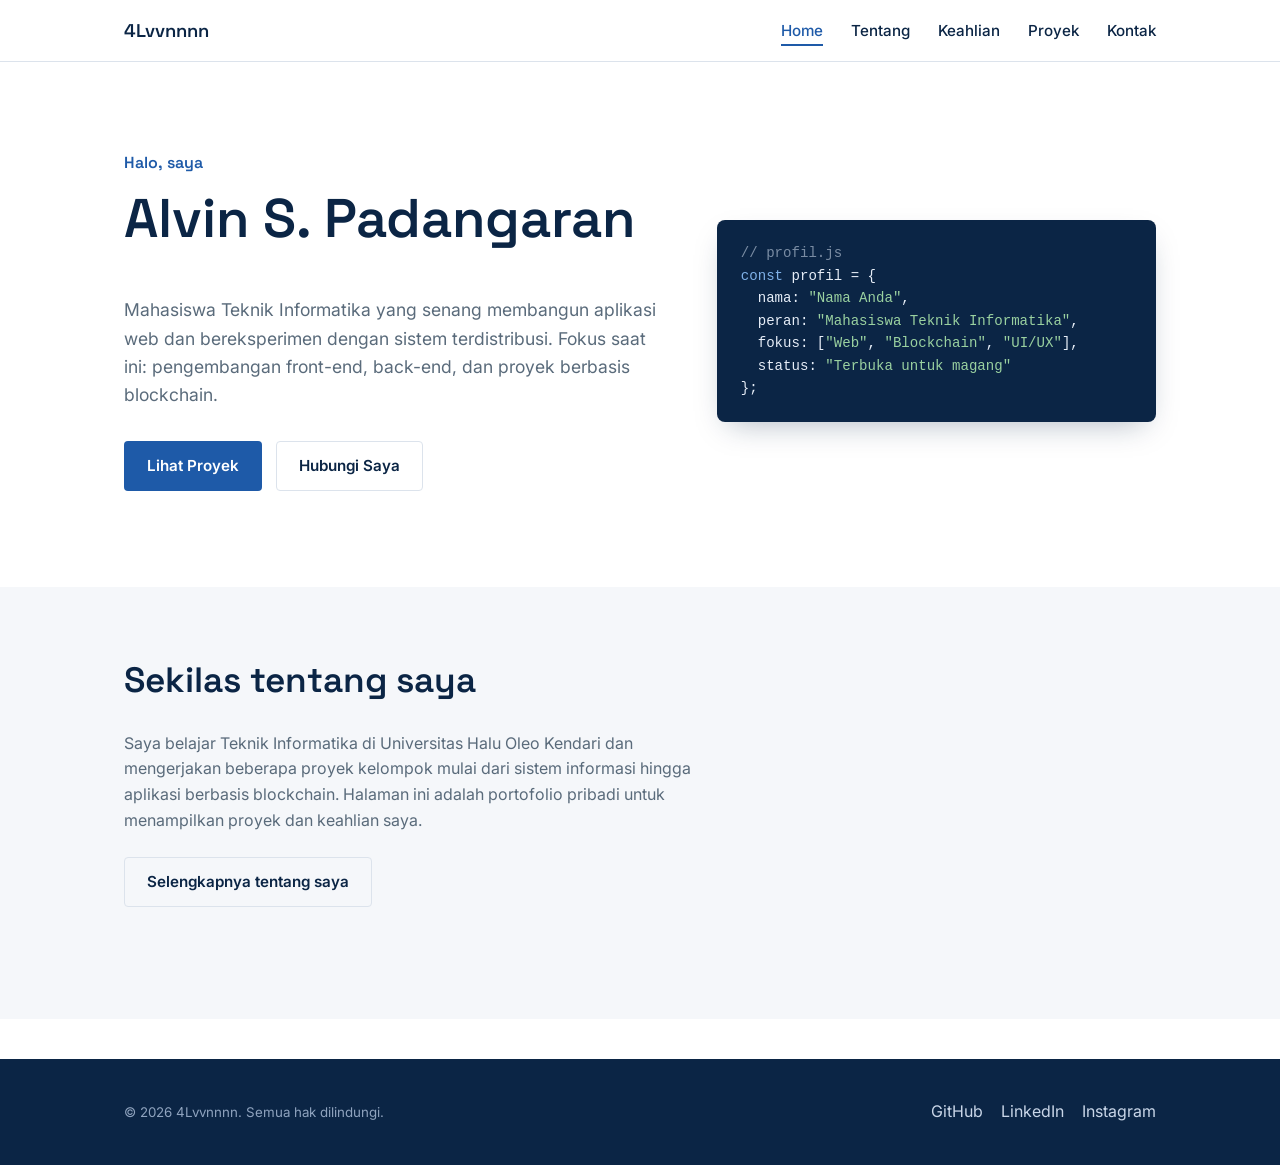
<file: index.html>
<!DOCTYPE html>
<html lang="id">
<head>
  <meta charset="UTF-8">
  <meta name="viewport" content="width=device-width, initial-scale=1.0">
  <!-- GANTI: judul tab browser -->
  <title>Alvin S. Padangaran — Software Engineer Portfolio</title>
  <meta name="description" content="Portofolio Nama Anda, mahasiswa Teknik Informatika."> <!-- GANTI: deskripsi -->
  <link rel="preconnect" href="https://fonts.googleapis.com">
  <link href="https://fonts.googleapis.com/css2?family=Space+Grotesk:wght@500;600;700&family=Inter:wght@400;500;600&display=swap" rel="stylesheet">
  <link rel="stylesheet" href="css/style.css">
</head>
<body>

  <!-- ============ NAVBAR ============ -->
  <header class="navbar">
    <div class="container">
      <a href="index.html" class="navbar__brand">4Lvvnnnn</a> <!-- GANTI: nama/logo -->
      <button class="navbar__toggle" aria-label="Buka menu" aria-expanded="false">
        <span></span>
      </button>
      <ul class="navbar__links">
        <li><a href="index.html" aria-current="page">Home</a></li>
        <li><a href="about.html">Tentang</a></li>
        <li><a href="skills.html">Keahlian</a></li>
        <li><a href="projects.html">Proyek</a></li>
        <li><a href="contact.html">Kontak</a></li>
      </ul>
    </div>
  </header>

  <!-- ============ HERO ============ -->
  <section class="hero">
    <div class="container">
      <div class="hero__text">
        <p class="hero__eyebrow">Halo, saya</p>
        <!-- GANTI: nama lengkap -->
        <h1>Alvin S. Padangaran</h1>
        <!-- GANTI: tagline singkat -->
        <p class="hero__lead">
          Mahasiswa Teknik Informatika yang senang membangun aplikasi web dan
          bereksperimen dengan sistem terdistribusi. Fokus saat ini: pengembangan
          front-end, back-end, dan proyek berbasis blockchain.
        </p>
        <div class="hero__actions">
          <a href="projects.html" class="btn btn--primary">Lihat Proyek</a>
          <a href="contact.html" class="btn btn--outline">Hubungi Saya</a>
        </div>
      </div>

      <div class="hero__code">
        <!-- Dekorasi kode, boleh diganti/dihapus -->
        <pre><span class="tok-com">// profil.js</span>
<span class="tok-key">const</span> profil = {
  nama: <span class="tok-str">"Nama Anda"</span>,
  peran: <span class="tok-str">"Mahasiswa Teknik Informatika"</span>,
  fokus: [<span class="tok-str">"Web"</span>, <span class="tok-str">"Blockchain"</span>, <span class="tok-str">"UI/UX"</span>],
  status: <span class="tok-str">"Terbuka untuk magang"</span>
};</pre>
      </div>
    </div>
  </section>

  <!-- ============ RINGKASAN SINGKAT ============ -->
  <section class="section section--soft">
    <div class="container">
      <div class="section__header">
        <h2>Sekilas tentang saya</h2>
        <!-- GANTI: ringkasan 2-3 kalimat -->
        <p>
          Saya belajar Teknik Informatika di Universitas Halu Oleo Kendari dan
          mengerjakan beberapa proyek kelompok mulai dari sistem informasi hingga
          aplikasi berbasis blockchain. Halaman ini adalah portofolio pribadi
          untuk menampilkan proyek dan keahlian saya.
        </p>
        <a href="about.html" class="btn btn--outline" style="margin-top: 8px;">Selengkapnya tentang saya</a>
      </div>
    </div>
  </section>

  <!-- ============ FOOTER ============ -->
  <footer class="footer">
    <div class="container">
      <small>&copy; <span data-year>2026</span> 4Lvvnnnn. Semua hak dilindungi.</small> <!-- GANTI: nama -->
      <ul class="footer__social">
        <li><a href="https://github.com/alvvvn1144">GitHub</a></li> <!-- GANTI: link GitHub -->
        <li><a href="#">LinkedIn</a></li> <!-- GANTI: link LinkedIn -->
        <li><a href="https://www.instagram.com/_alvvnnnn">Instagram</a></li> <!-- GANTI: link Instagram -->
      </ul>
    </div>
  </footer>

  <script src="js/script.js"></script>
</body>
</html>
</file>
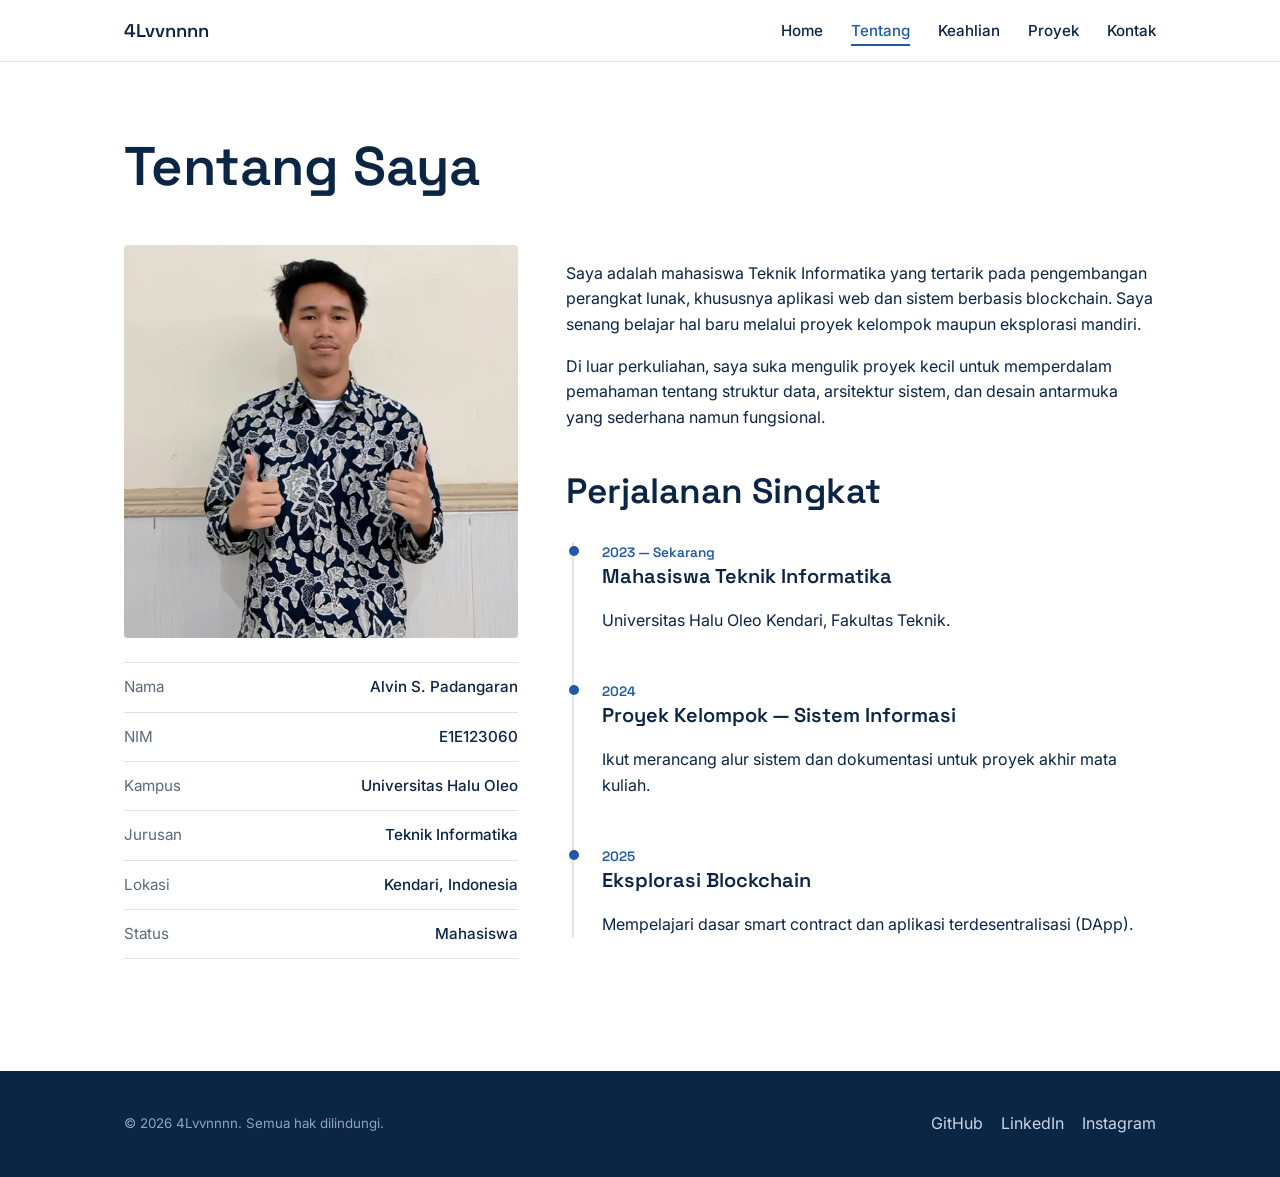
<file: about.html>
<!DOCTYPE html>
<html lang="id">
<head>
  <meta charset="UTF-8">
  <meta name="viewport" content="width=device-width, initial-scale=1.0">
  <title>Tentang — Nama Anda</title> <!-- GANTI: judul tab -->
  <link rel="preconnect" href="https://fonts.googleapis.com">
  <link href="https://fonts.googleapis.com/css2?family=Space+Grotesk:wght@500;600;700&family=Inter:wght@400;500;600&display=swap" rel="stylesheet">
  <link rel="stylesheet" href="css/style.css">
</head>
<body>

  <header class="navbar">
    <div class="container">
      <a href="index.html" class="navbar__brand">4Lvvnnnn</a> <!-- GANTI -->
      <button class="navbar__toggle" aria-label="Buka menu" aria-expanded="false">
        <span></span>
      </button>
      <ul class="navbar__links">
        <li><a href="index.html">Home</a></li>
        <li><a href="about.html" aria-current="page">Tentang</a></li>
        <li><a href="skills.html">Keahlian</a></li>
        <li><a href="projects.html">Proyek</a></li>
        <li><a href="contact.html">Kontak</a></li>
      </ul>
    </div>
  </header>

  <section class="section">
    <div class="container">
      <div class="section__header">
        <h1>Tentang Saya</h1>
      </div>

      <div class="about__grid">
        <div class="about__side">
          <!-- GANTI: ganti foto-profil.svg dengan foto asli kamu, misal foto.jpg -->
          <img src="images/foto-profil.jpeg" alt="Foto profil Nama Anda">

          <ul class="about__facts">
            <li><span>Nama</span><span>Alvin S. Padangaran</span></li> <!-- GANTI -->
            <li><span>NIM</span><span>E1E123060</span></li> <!-- GANTI -->
            <li><span>Kampus</span><span>Universitas Halu Oleo</span></li> <!-- GANTI -->
            <li><span>Jurusan</span><span>Teknik Informatika</span></li> <!-- GANTI -->
            <li><span>Lokasi</span><span>Kendari, Indonesia</span></li> <!-- GANTI -->
            <li><span>Status</span><span>Mahasiswa</span></li> <!-- GANTI -->
          </ul>
        </div>

        <div class="about__main">
          <!-- GANTI: cerita singkat tentang dirimu, 2-4 paragraf -->
          <p>
            Saya adalah mahasiswa Teknik Informatika yang tertarik pada
            pengembangan perangkat lunak, khususnya aplikasi web dan sistem
            berbasis blockchain. Saya senang belajar hal baru melalui proyek
            kelompok maupun eksplorasi mandiri.
          </p>
          <p>
            Di luar perkuliahan, saya suka mengulik proyek kecil untuk memperdalam
            pemahaman tentang struktur data, arsitektur sistem, dan desain
            antarmuka yang sederhana namun fungsional.
          </p>

          <h2 style="margin-top: 40px;">Perjalanan Singkat</h2>
          <div class="timeline">
            <div class="timeline__item">
              <div class="timeline__year">2023 — Sekarang</div>
              <!-- GANTI -->
              <h3>Mahasiswa Teknik Informatika</h3>
              <p>Universitas Halu Oleo Kendari, Fakultas Teknik.</p>
            </div>
            <div class="timeline__item">
              <div class="timeline__year">2024</div>
              <!-- GANTI -->
              <h3>Proyek Kelompok — Sistem Informasi</h3>
              <p>Ikut merancang alur sistem dan dokumentasi untuk proyek akhir mata kuliah.</p>
            </div>
            <div class="timeline__item">
              <div class="timeline__year">2025</div>
              <!-- GANTI -->
              <h3>Eksplorasi Blockchain</h3>
              <p>Mempelajari dasar smart contract dan aplikasi terdesentralisasi (DApp).</p>
            </div>
          </div>
        </div>
      </div>
    </div>
  </section>

  <footer class="footer">
    <div class="container">
      <small>&copy; <span data-year>2026</span> 4Lvvnnnn. Semua hak dilindungi.</small> <!-- GANTI -->
      <ul class="footer__social">
        <li><a href="https://github.com/alvvvn1144">GitHub</a></li>
        <li><a href="#">LinkedIn</a></li>
        <li><a href="https://www.instagram.com/_alvvnnnn">Instagram</a></li>
      </ul>
    </div>
  </footer>

  <script src="js/script.js"></script>
</body>
</html>
</file>
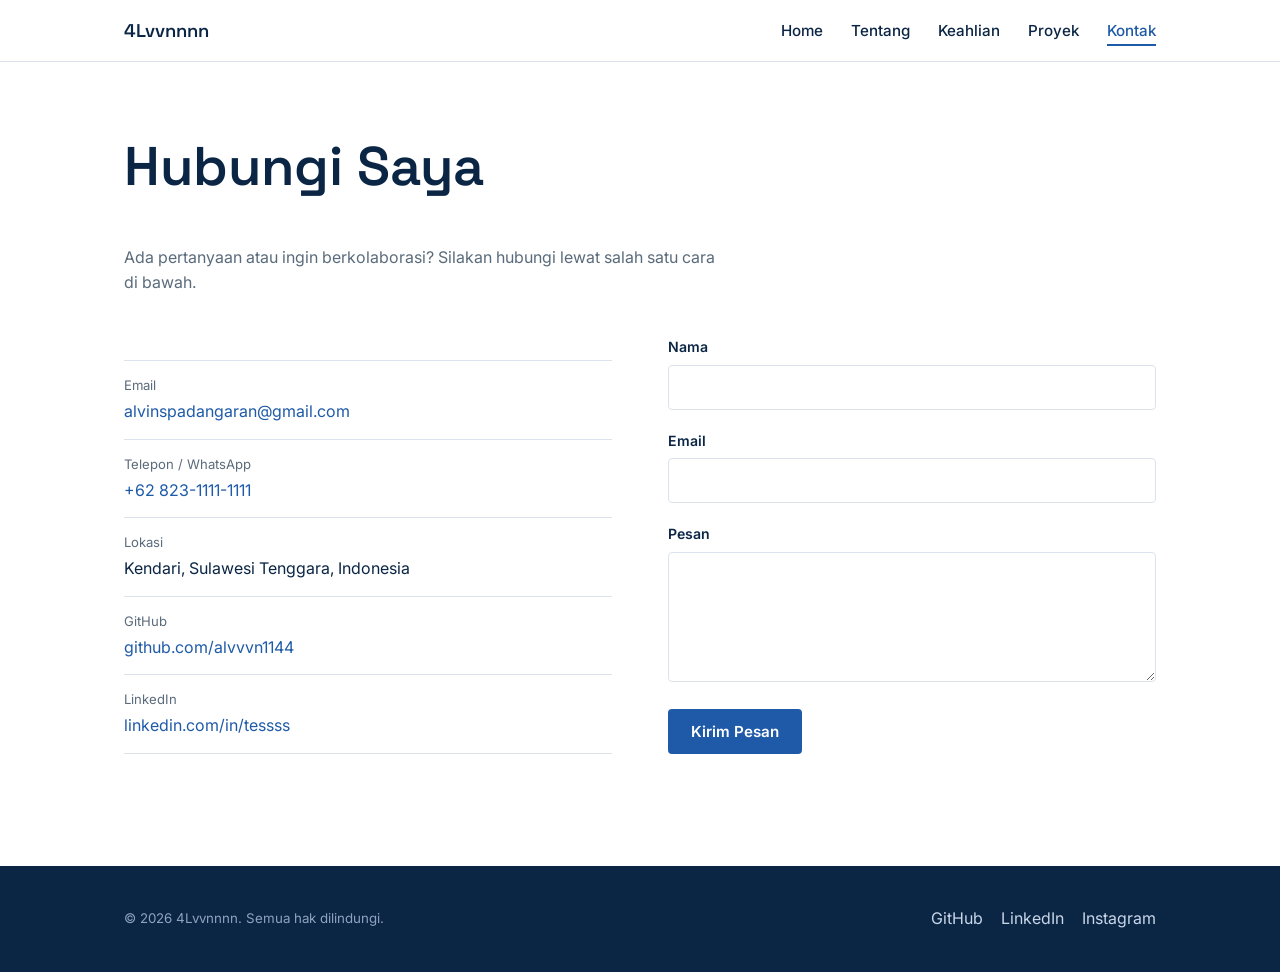
<file: contact.html>
<!DOCTYPE html>
<html lang="id">
<head>
  <meta charset="UTF-8">
  <meta name="viewport" content="width=device-width, initial-scale=1.0">
  <title>Kontak — Nama Anda</title> <!-- GANTI -->
  <link rel="preconnect" href="https://fonts.googleapis.com">
  <link href="https://fonts.googleapis.com/css2?family=Space+Grotesk:wght@500;600;700&family=Inter:wght@400;500;600&display=swap" rel="stylesheet">
  <link rel="stylesheet" href="css/style.css">
</head>
<body>

  <header class="navbar">
    <div class="container">
      <a href="index.html" class="navbar__brand">4Lvvnnnn</a> <!-- GANTI -->
      <button class="navbar__toggle" aria-label="Buka menu" aria-expanded="false">
        <span></span>
      </button>
      <ul class="navbar__links">
        <li><a href="index.html">Home</a></li>
        <li><a href="about.html">Tentang</a></li>
        <li><a href="skills.html">Keahlian</a></li>
        <li><a href="projects.html">Proyek</a></li>
        <li><a href="contact.html" aria-current="page">Kontak</a></li>
      </ul>
    </div>
  </header>

  <section class="section">
    <div class="container">
      <div class="section__header">
        <h1>Hubungi Saya</h1>
        <p>Ada pertanyaan atau ingin berkolaborasi? Silakan hubungi lewat salah satu cara di bawah.</p> <!-- GANTI -->
      </div>

      <div class="contact__grid">
        <div>
          <!-- GANTI: isi data kontak asli kamu -->
          <ul class="contact__list">
            <li>
              <span class="label">Email</span>
              <a href="mailto:alvinspadangaran@gmail.com">alvinspadangaran@gmail.com</a> <!-- GANTI -->
            </li>
            <li>
              <span class="label">Telepon / WhatsApp</span>
              <a href="tel:+6280000000000">+62 823-1111-1111</a> <!-- GANTI -->
            </li>
            <li>
              <span class="label">Lokasi</span>
              <span>Kendari, Sulawesi Tenggara, Indonesia</span> <!-- GANTI -->
            </li>
            <li>
              <span class="label">GitHub</span>
              <a href="https://github.com/alvvvn1144">github.com/alvvvn1144</a> <!-- GANTI -->
            </li>
            <li>
              <span class="label">LinkedIn</span>
              <a href="#">linkedin.com/in/tessss</a> <!-- GANTI -->
            </li>
          </ul>
        </div>

        <div>
          <!-- Form ini tampilan saja (front-end only).
               GANTI action="#" dengan endpoint form kamu (mis. Formspree, Getform, atau backend sendiri)
               agar pesan benar-benar terkirim. -->
          <form action="#" method="POST">
            <div class="form-field">
              <label for="nama">Nama</label>
              <input type="text" id="nama" name="nama" required>
            </div>
            <div class="form-field">
              <label for="email">Email</label>
              <input type="email" id="email" name="email" required>
            </div>
            <div class="form-field">
              <label for="pesan">Pesan</label>
              <textarea id="pesan" name="pesan" required></textarea>
            </div>
            <button type="submit" class="btn btn--primary">Kirim Pesan</button>
          </form>
        </div>
      </div>
    </div>
  </section>

  <footer class="footer">
    <div class="container">
      <small>&copy; <span data-year>2026</span> 4Lvvnnnn. Semua hak dilindungi.</small> <!-- GANTI -->
      <ul class="footer__social">
        <li><a href="https://github.com/alvvvn1144">GitHub</a></li>
        <li><a href="#">LinkedIn</a></li>
        <li><a href="https://www.instagram.com/_alvvnnnn">Instagram</a></li>
      </ul>
    </div>
  </footer>

  <script src="js/script.js"></script>
</body>
</html>
</file>
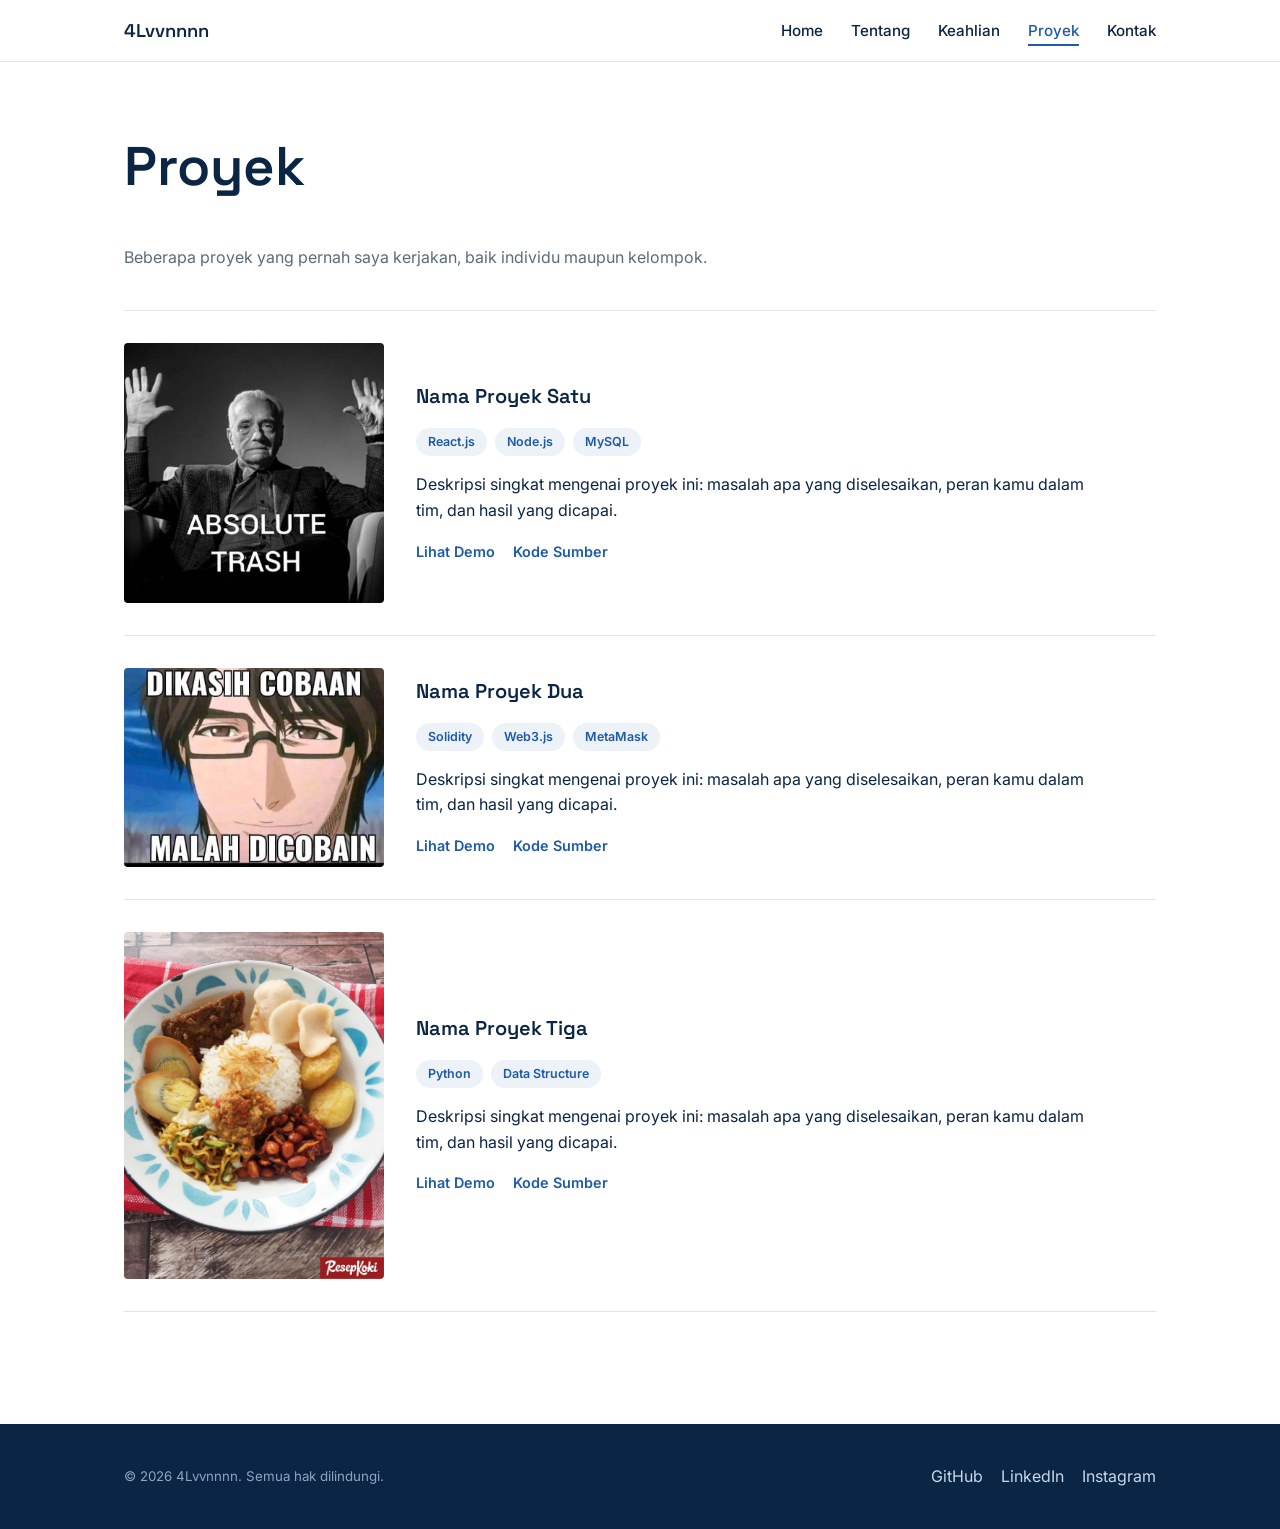
<file: projects.html>
<!DOCTYPE html>
<html lang="id">
<head>
  <meta charset="UTF-8">
  <meta name="viewport" content="width=device-width, initial-scale=1.0">
  <title>Proyek — Nama Anda</title> <!-- GANTI -->
  <link rel="preconnect" href="https://fonts.googleapis.com">
  <link href="https://fonts.googleapis.com/css2?family=Space+Grotesk:wght@500;600;700&family=Inter:wght@400;500;600&display=swap" rel="stylesheet">
  <link rel="stylesheet" href="css/style.css">
</head>
<body>

  <header class="navbar">
    <div class="container">
      <a href="index.html" class="navbar__brand">4Lvvnnnn</a> <!-- GANTI -->
      <button class="navbar__toggle" aria-label="Buka menu" aria-expanded="false">
        <span></span>
      </button>
      <ul class="navbar__links">
        <li><a href="index.html">Home</a></li>
        <li><a href="about.html">Tentang</a></li>
        <li><a href="skills.html">Keahlian</a></li>
        <li><a href="projects.html" aria-current="page">Proyek</a></li>
        <li><a href="contact.html">Kontak</a></li>
      </ul>
    </div>
  </header>

  <section class="section">
    <div class="container">
      <div class="section__header">
        <h1>Proyek</h1>
        <p>Beberapa proyek yang pernah saya kerjakan, baik individu maupun kelompok.</p> <!-- GANTI -->
      </div>

      <!-- GANTI: duplikasi blok .project-card ini untuk menambah proyek baru -->
      <div class="project-list">

        <article class="project-card">
          <img src="images/project1.jpeg" alt="Tangkapan layar Proyek Satu"> <!-- GANTI: gambar & alt -->
          <div class="project-card__body">
            <h3>Nama Proyek Satu</h3> <!-- GANTI -->
            <div class="project-card__meta">
              <span class="project-card__tag">React.js</span>
              <span class="project-card__tag">Node.js</span>
              <span class="project-card__tag">MySQL</span>
            </div>
            <!-- GANTI: deskripsi singkat proyek -->
            <p>
              Deskripsi singkat mengenai proyek ini: masalah apa yang diselesaikan,
              peran kamu dalam tim, dan hasil yang dicapai.
            </p>
            <div class="project-card__links">
              <a href="#">Lihat Demo</a> <!-- GANTI: link demo -->
              <a href="#">Kode Sumber</a> <!-- GANTI: link repo -->
            </div>
          </div>
        </article>

        <article class="project-card">
          <img src="images/project2.jpeg" alt="Tangkapan layar Proyek Dua"> <!-- GANTI -->
          <div class="project-card__body">
            <h3>Nama Proyek Dua</h3> <!-- GANTI -->
            <div class="project-card__meta">
              <span class="project-card__tag">Solidity</span>
              <span class="project-card__tag">Web3.js</span>
              <span class="project-card__tag">MetaMask</span>
            </div>
            <p>
              Deskripsi singkat mengenai proyek ini: masalah apa yang diselesaikan,
              peran kamu dalam tim, dan hasil yang dicapai.
            </p>
            <div class="project-card__links">
              <a href="#">Lihat Demo</a>
              <a href="#">Kode Sumber</a>
            </div>
          </div>
        </article>

        <article class="project-card">
          <img src="images/project3.jpeg" alt="Tangkapan layar Proyek Tiga"> <!-- GANTI -->
          <div class="project-card__body">
            <h3>Nama Proyek Tiga</h3> <!-- GANTI -->
            <div class="project-card__meta">
              <span class="project-card__tag">Python</span>
              <span class="project-card__tag">Data Structure</span>
            </div>
            <p>
              Deskripsi singkat mengenai proyek ini: masalah apa yang diselesaikan,
              peran kamu dalam tim, dan hasil yang dicapai.
            </p>
            <div class="project-card__links">
              <a href="#">Lihat Demo</a>
              <a href="#">Kode Sumber</a>
            </div>
          </div>
        </article>

      </div>
    </div>
  </section>

  <footer class="footer">
    <div class="container">
      <small>&copy; <span data-year>2026</span> 4Lvvnnnn. Semua hak dilindungi.</small> <!-- GANTI -->
      <ul class="footer__social">
        <li><a href="https://github.com/alvvvn1144">GitHub</a></li>
        <li><a href="#">LinkedIn</a></li>
        <li><a href="https://www.instagram.com/_alvvnnnn">Instagram</a></li>
      </ul>
    </div>
  </footer>

  <script src="js/script.js"></script>
</body>
</html>
</file>
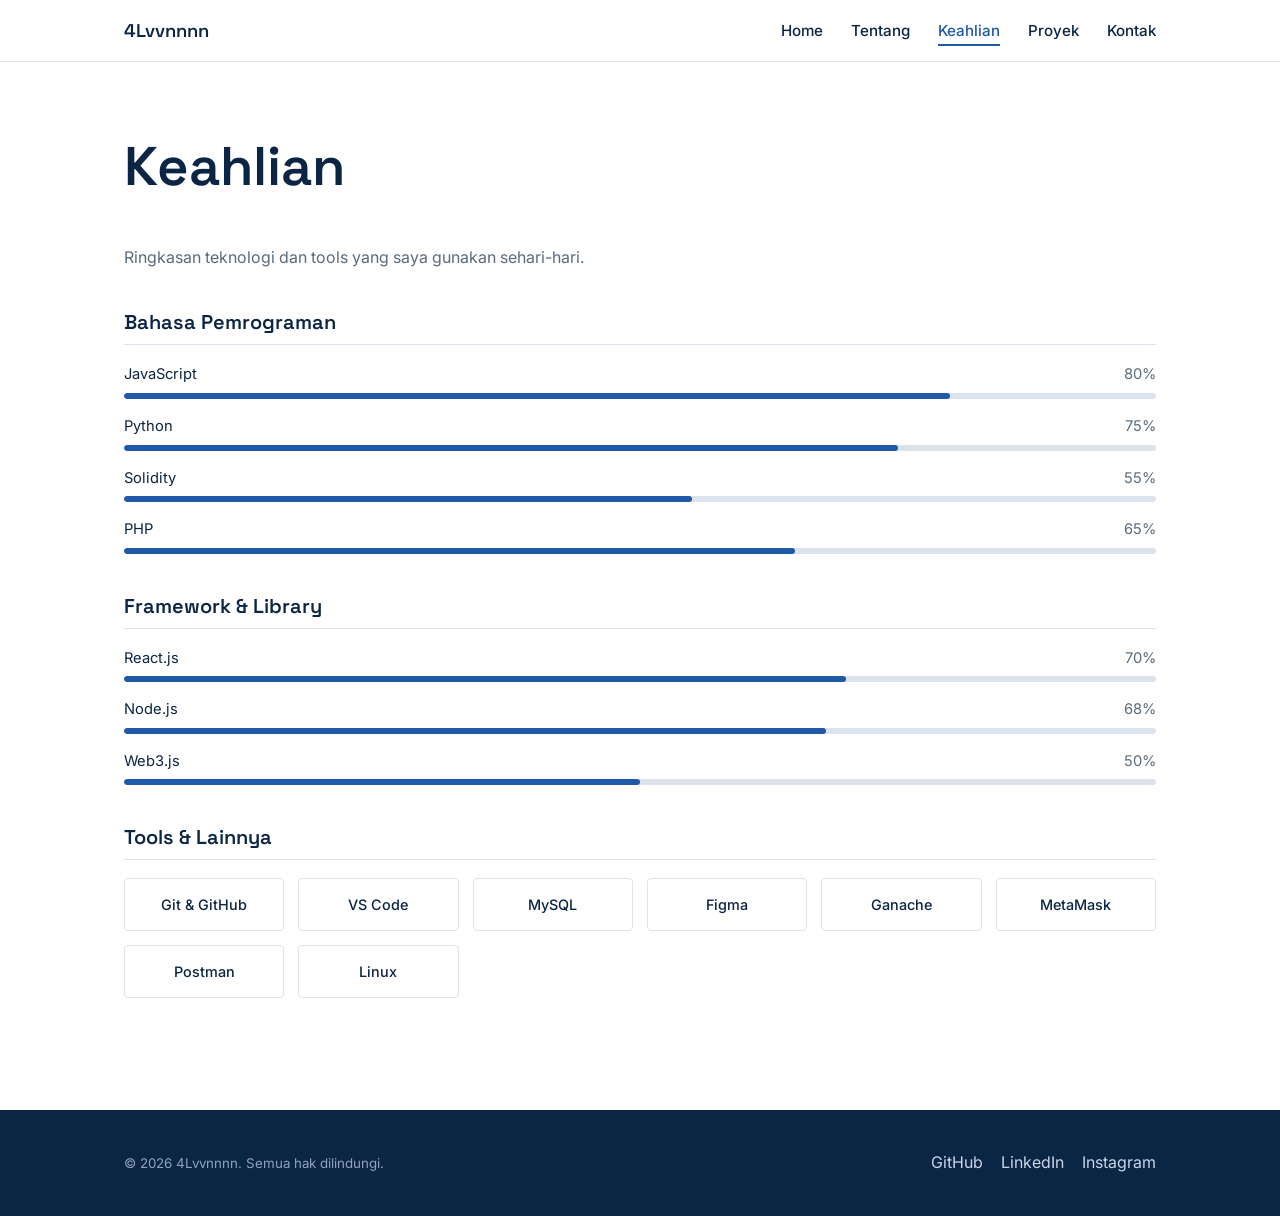
<file: skills.html>
<!DOCTYPE html>
<html lang="id">
<head>
  <meta charset="UTF-8">
  <meta name="viewport" content="width=device-width, initial-scale=1.0">
  <title>Keahlian — Nama Anda</title> <!-- GANTI -->
  <link rel="preconnect" href="https://fonts.googleapis.com">
  <link href="https://fonts.googleapis.com/css2?family=Space+Grotesk:wght@500;600;700&family=Inter:wght@400;500;600&display=swap" rel="stylesheet">
  <link rel="stylesheet" href="css/style.css">
</head>
<body>

  <header class="navbar">
    <div class="container">
      <a href="index.html" class="navbar__brand">4Lvvnnnn</a> <!-- GANTI -->
      <button class="navbar__toggle" aria-label="Buka menu" aria-expanded="false">
        <span></span>
      </button>
      <ul class="navbar__links">
        <li><a href="index.html">Home</a></li>
        <li><a href="about.html">Tentang</a></li>
        <li><a href="skills.html" aria-current="page">Keahlian</a></li>
        <li><a href="projects.html">Proyek</a></li>
        <li><a href="contact.html">Kontak</a></li>
      </ul>
    </div>
  </header>

  <section class="section">
    <div class="container">
      <div class="section__header">
        <h1>Keahlian</h1>
        <p>Ringkasan teknologi dan tools yang saya gunakan sehari-hari.</p> <!-- GANTI -->
      </div>

      <!-- GANTI: sesuaikan kategori, nama skill, dan persentase (0-100) -->
      <div class="skills__group">
        <h3>Bahasa Pemrograman</h3>
        <ul class="skill-list">
          <li>
            <div class="skill-list__top"><span>JavaScript</span><span>80%</span></div>
            <div class="skill-bar"><div class="skill-bar__fill" style="width: 80%;"></div></div>
          </li>
          <li>
            <div class="skill-list__top"><span>Python</span><span>75%</span></div>
            <div class="skill-bar"><div class="skill-bar__fill" style="width: 75%;"></div></div>
          </li>
          <li>
            <div class="skill-list__top"><span>Solidity</span><span>55%</span></div>
            <div class="skill-bar"><div class="skill-bar__fill" style="width: 55%;"></div></div>
          </li>
          <li>
            <div class="skill-list__top"><span>PHP</span><span>65%</span></div>
            <div class="skill-bar"><div class="skill-bar__fill" style="width: 65%;"></div></div>
          </li>
        </ul>
      </div>

      <div class="skills__group">
        <h3>Framework &amp; Library</h3>
        <ul class="skill-list">
          <li>
            <div class="skill-list__top"><span>React.js</span><span>70%</span></div>
            <div class="skill-bar"><div class="skill-bar__fill" style="width: 70%;"></div></div>
          </li>
          <li>
            <div class="skill-list__top"><span>Node.js</span><span>68%</span></div>
            <div class="skill-bar"><div class="skill-bar__fill" style="width: 68%;"></div></div>
          </li>
          <li>
            <div class="skill-list__top"><span>Web3.js</span><span>50%</span></div>
            <div class="skill-bar"><div class="skill-bar__fill" style="width: 50%;"></div></div>
          </li>
        </ul>
      </div>

      <div class="skills__group">
        <h3>Tools &amp; Lainnya</h3>
        <div class="tool-grid">
          <!-- GANTI: tambah/kurangi sesuai tools yang dipakai -->
          <div class="tool-chip">Git &amp; GitHub</div>
          <div class="tool-chip">VS Code</div>
          <div class="tool-chip">MySQL</div>
          <div class="tool-chip">Figma</div>
          <div class="tool-chip">Ganache</div>
          <div class="tool-chip">MetaMask</div>
          <div class="tool-chip">Postman</div>
          <div class="tool-chip">Linux</div>
        </div>
      </div>
    </div>
  </section>

  <footer class="footer">
    <div class="container">
      <small>&copy; <span data-year>2026</span> 4Lvvnnnn. Semua hak dilindungi.</small> <!-- GANTI -->
      <ul class="footer__social">
        <li><a href="https://github.com/alvvvn1144">GitHub</a></li>
        <li><a href="#">LinkedIn</a></li>
        <li><a href="https://www.instagram.com/_alvvnnnn">Instagram</a></li>
      </ul>
    </div>
  </footer>

  <script src="js/script.js"></script>
</body>
</html>
</file>
<file: css/style.css>
/* =========================================================
   PORTOFOLIO — STYLESHEET UTAMA
   Tema: Professional / Corporate (Biru - Putih)
   Font: Space Grotesk (judul) + Inter (isi)
   ========================================================= */

:root {
  /* -- Warna -- */
  --color-navy: #0B2545;        /* teks utama, navbar, footer */
  --color-blue: #1E5AA8;        /* aksen interaktif, link, tombol */
  --color-blue-light: #3D7AC4;  /* hover state */
  --color-bg: #FFFFFF;          /* latar utama */
  --color-bg-soft: #F5F7FA;     /* latar section selang-seling */
  --color-border: #DCE3EC;      /* garis pembatas tipis */
  --color-text-muted: #5A6B7B;  /* teks sekunder */
  --color-white: #FFFFFF;

  /* -- Tipografi -- */
  --font-heading: "Space Grotesk", "Segoe UI", sans-serif;
  --font-body: "Inter", "Segoe UI", sans-serif;

  /* -- Layout -- */
  --max-width: 1080px;
  --radius: 4px;
}

* { box-sizing: border-box; }

html { scroll-behavior: smooth; }

body {
  margin: 0;
  font-family: var(--font-body);
  color: var(--color-navy);
  background: var(--color-bg);
  line-height: 1.6;
  -webkit-font-smoothing: antialiased;
}

h1, h2, h3, h4 {
  font-family: var(--font-heading);
  color: var(--color-navy);
  line-height: 1.2;
  margin-top: 0;
}

h1 { font-size: clamp(2.2rem, 5vw, 3.4rem); font-weight: 600; }
h2 { font-size: clamp(1.6rem, 3vw, 2.2rem); font-weight: 600; }
h3 { font-size: 1.25rem; font-weight: 600; }

p { max-width: 68ch; color: var(--color-navy); }

a {
  color: var(--color-blue);
  text-decoration: none;
}
a:hover { color: var(--color-blue-light); text-decoration: underline; }

img { max-width: 100%; display: block; border-radius: var(--radius); }

.container {
  max-width: var(--max-width);
  margin: 0 auto;
  padding: 0 24px;
}

:focus-visible {
  outline: 2px solid var(--color-blue);
  outline-offset: 3px;
}

@media (prefers-reduced-motion: reduce) {
  * { animation: none !important; transition: none !important; }
  html { scroll-behavior: auto; }
}

/* =========================
   NAVBAR
   ========================= */
.navbar {
  position: sticky;
  top: 0;
  z-index: 50;
  background: var(--color-white);
  border-bottom: 1px solid var(--color-border);
}

.navbar .container {
  display: flex;
  align-items: center;
  justify-content: space-between;
  padding-top: 16px;
  padding-bottom: 16px;
}

.navbar__brand {
  font-family: var(--font-heading);
  font-weight: 600;
  font-size: 1.15rem;
  color: var(--color-navy);
}
.navbar__brand:hover { color: var(--color-navy); text-decoration: none; }

.navbar__links {
  display: flex;
  gap: 28px;
  list-style: none;
  margin: 0;
  padding: 0;
}

.navbar__links a {
  color: var(--color-navy);
  font-weight: 500;
  font-size: 0.95rem;
  padding-bottom: 4px;
  border-bottom: 2px solid transparent;
}
.navbar__links a:hover,
.navbar__links a[aria-current="page"] {
  color: var(--color-blue);
  border-bottom-color: var(--color-blue);
  text-decoration: none;
}

.navbar__toggle {
  display: none;
  background: none;
  border: 1px solid var(--color-border);
  border-radius: var(--radius);
  padding: 8px 10px;
  cursor: pointer;
}
.navbar__toggle span,
.navbar__toggle span::before,
.navbar__toggle span::after {
  display: block;
  width: 20px;
  height: 2px;
  background: var(--color-navy);
  position: relative;
}
.navbar__toggle span::before,
.navbar__toggle span::after { content: ""; position: absolute; }
.navbar__toggle span::before { top: -6px; }
.navbar__toggle span::after { top: 6px; }

@media (max-width: 720px) {
  .navbar__toggle { display: block; }
  .navbar__links {
    position: absolute;
    top: 100%;
    left: 0;
    right: 0;
    background: var(--color-white);
    border-bottom: 1px solid var(--color-border);
    flex-direction: column;
    gap: 0;
    max-height: 0;
    overflow: hidden;
    transition: max-height 0.25s ease;
  }
  .navbar__links.is-open { max-height: 320px; }
  .navbar__links li { border-top: 1px solid var(--color-border); }
  .navbar__links a { display: block; padding: 14px 24px; border-bottom: none; }
}

/* =========================
   HERO (index.html)
   ========================= */
.hero {
  padding: 88px 0 96px;
}

.hero .container {
  display: grid;
  grid-template-columns: 1.1fr 0.9fr;
  gap: 56px;
  align-items: center;
}

.hero__eyebrow {
  font-family: var(--font-heading);
  color: var(--color-blue);
  font-weight: 600;
  margin: 0 0 10px;
}

.hero__lead {
  font-size: 1.1rem;
  color: var(--color-text-muted);
  margin-bottom: 32px;
}

.hero__actions {
  display: flex;
  gap: 14px;
  flex-wrap: wrap;
}

.hero__code {
  background: var(--color-navy);
  border-radius: 8px;
  padding: 22px 24px;
  color: #E6EDF7;
  font-family: "Courier New", monospace;
  font-size: 0.88rem;
  overflow-x: auto;
  box-shadow: 0 12px 30px -12px rgba(11, 37, 69, 0.35);
}
.hero__code .tok-key { color: #7FB1E8; }
.hero__code .tok-str { color: #9AD1A0; }
.hero__code .tok-com { color: #7A8CA3; }
.hero__code pre { margin: 0; white-space: pre-wrap; }

@media (max-width: 860px) {
  .hero .container { grid-template-columns: 1fr; }
}

/* =========================
   TOMBOL
   ========================= */
.btn {
  display: inline-block;
  font-family: var(--font-body);
  font-weight: 600;
  font-size: 0.95rem;
  padding: 12px 22px;
  border-radius: var(--radius);
  border: 1px solid transparent;
  cursor: pointer;
}
.btn:hover { text-decoration: none; }

.btn--primary {
  background: var(--color-blue);
  color: var(--color-white);
}
.btn--primary:hover { background: var(--color-navy); color: var(--color-white); }

.btn--outline {
  background: transparent;
  color: var(--color-navy);
  border-color: var(--color-border);
}
.btn--outline:hover { border-color: var(--color-blue); color: var(--color-blue); }

/* =========================
   SECTION UMUM
   ========================= */
.section { padding: 72px 0; }
.section--soft { background: var(--color-bg-soft); }

.section__header { margin-bottom: 40px; max-width: 60ch; }
.section__header p { color: var(--color-text-muted); }

/* =========================
   HALAMAN TENTANG (about.html)
   ========================= */
.about__grid {
  display: grid;
  grid-template-columns: 0.8fr 1.2fr;
  gap: 48px;
  align-items: start;
}
@media (max-width: 780px) {
  .about__grid { grid-template-columns: 1fr; }
}

.about__facts {
  list-style: none;
  margin: 24px 0 0;
  padding: 0;
  border-top: 1px solid var(--color-border);
}
.about__facts li {
  display: flex;
  justify-content: space-between;
  gap: 16px;
  padding: 12px 0;
  border-bottom: 1px solid var(--color-border);
  font-size: 0.95rem;
}
.about__facts span:first-child { color: var(--color-text-muted); }
.about__facts span:last-child { font-weight: 500; text-align: right; }

.timeline {
  border-left: 2px solid var(--color-border);
  margin-left: 6px;
  padding-left: 28px;
}
.timeline__item { position: relative; padding-bottom: 32px; }
.timeline__item:last-child { padding-bottom: 0; }
.timeline__item::before {
  content: "";
  position: absolute;
  left: -33px;
  top: 4px;
  width: 10px;
  height: 10px;
  border-radius: 50%;
  background: var(--color-blue);
}
.timeline__year {
  font-family: var(--font-heading);
  color: var(--color-blue);
  font-size: 0.85rem;
  font-weight: 600;
}

/* =========================
   HALAMAN KEAHLIAN (skills.html)
   ========================= */
.skills__group + .skills__group { margin-top: 40px; }

.skills__group h3 {
  border-bottom: 1px solid var(--color-border);
  padding-bottom: 10px;
  margin-bottom: 18px;
}

.skill-list { list-style: none; margin: 0; padding: 0; }
.skill-list li { margin-bottom: 16px; }

.skill-list__top {
  display: flex;
  justify-content: space-between;
  font-size: 0.92rem;
  margin-bottom: 6px;
}
.skill-list__top span:last-child { color: var(--color-text-muted); }

.skill-bar {
  height: 6px;
  background: var(--color-border);
  border-radius: 999px;
  overflow: hidden;
}
.skill-bar__fill {
  height: 100%;
  background: var(--color-blue);
  border-radius: 999px;
}

.tool-grid {
  display: grid;
  grid-template-columns: repeat(auto-fill, minmax(140px, 1fr));
  gap: 14px;
}
.tool-chip {
  border: 1px solid var(--color-border);
  border-radius: var(--radius);
  padding: 14px 16px;
  font-size: 0.9rem;
  font-weight: 500;
  text-align: center;
  background: var(--color-white);
}

/* =========================
   HALAMAN PROYEK (projects.html)
   ========================= */
.project-list {
  display: flex;
  flex-direction: column;
  gap: 0;
}

.project-card {
  display: grid;
  grid-template-columns: 260px 1fr;
  gap: 32px;
  padding: 32px 0;
  border-top: 1px solid var(--color-border);
  align-items: center;
}
.project-list .project-card:last-child { border-bottom: 1px solid var(--color-border); }

.project-card__meta {
  display: flex;
  gap: 8px;
  flex-wrap: wrap;
  margin: 10px 0 14px;
}
.project-card__tag {
  font-size: 0.78rem;
  font-weight: 600;
  color: var(--color-blue);
  background: rgba(30, 90, 168, 0.08);
  border-radius: 999px;
  padding: 4px 12px;
}

.project-card__links { display: flex; gap: 18px; font-size: 0.9rem; font-weight: 600; }

@media (max-width: 720px) {
  .project-card { grid-template-columns: 1fr; }
}

/* =========================
   HALAMAN KONTAK (contact.html)
   ========================= */
.contact__grid {
  display: grid;
  grid-template-columns: 1fr 1fr;
  gap: 56px;
}
@media (max-width: 780px) {
  .contact__grid { grid-template-columns: 1fr; }
}

.contact__list { list-style: none; margin: 24px 0 0; padding: 0; }
.contact__list li { padding: 14px 0; border-top: 1px solid var(--color-border); }
.contact__list li:last-child { border-bottom: 1px solid var(--color-border); }
.contact__list .label { display: block; font-size: 0.82rem; color: var(--color-text-muted); margin-bottom: 3px; }

.form-field { margin-bottom: 20px; }
.form-field label {
  display: block;
  font-size: 0.88rem;
  font-weight: 600;
  margin-bottom: 6px;
}
.form-field input,
.form-field textarea {
  width: 100%;
  font-family: var(--font-body);
  font-size: 0.95rem;
  padding: 12px 14px;
  border: 1px solid var(--color-border);
  border-radius: var(--radius);
  background: var(--color-white);
  color: var(--color-navy);
}
.form-field input:focus,
.form-field textarea:focus {
  border-color: var(--color-blue);
  outline: none;
}
.form-field textarea { resize: vertical; min-height: 130px; }

/* =========================
   FOOTER
   ========================= */
.footer {
  background: var(--color-navy);
  color: #C9D6E8;
  padding: 40px 0;
  margin-top: 40px;
}
.footer .container {
  display: flex;
  justify-content: space-between;
  align-items: center;
  flex-wrap: wrap;
  gap: 16px;
}
.footer a { color: #C9D6E8; }
.footer a:hover { color: var(--color-white); }
.footer__social { display: flex; gap: 18px; list-style: none; margin: 0; padding: 0; }
.footer small { color: #8FA3BE; }
</file>
